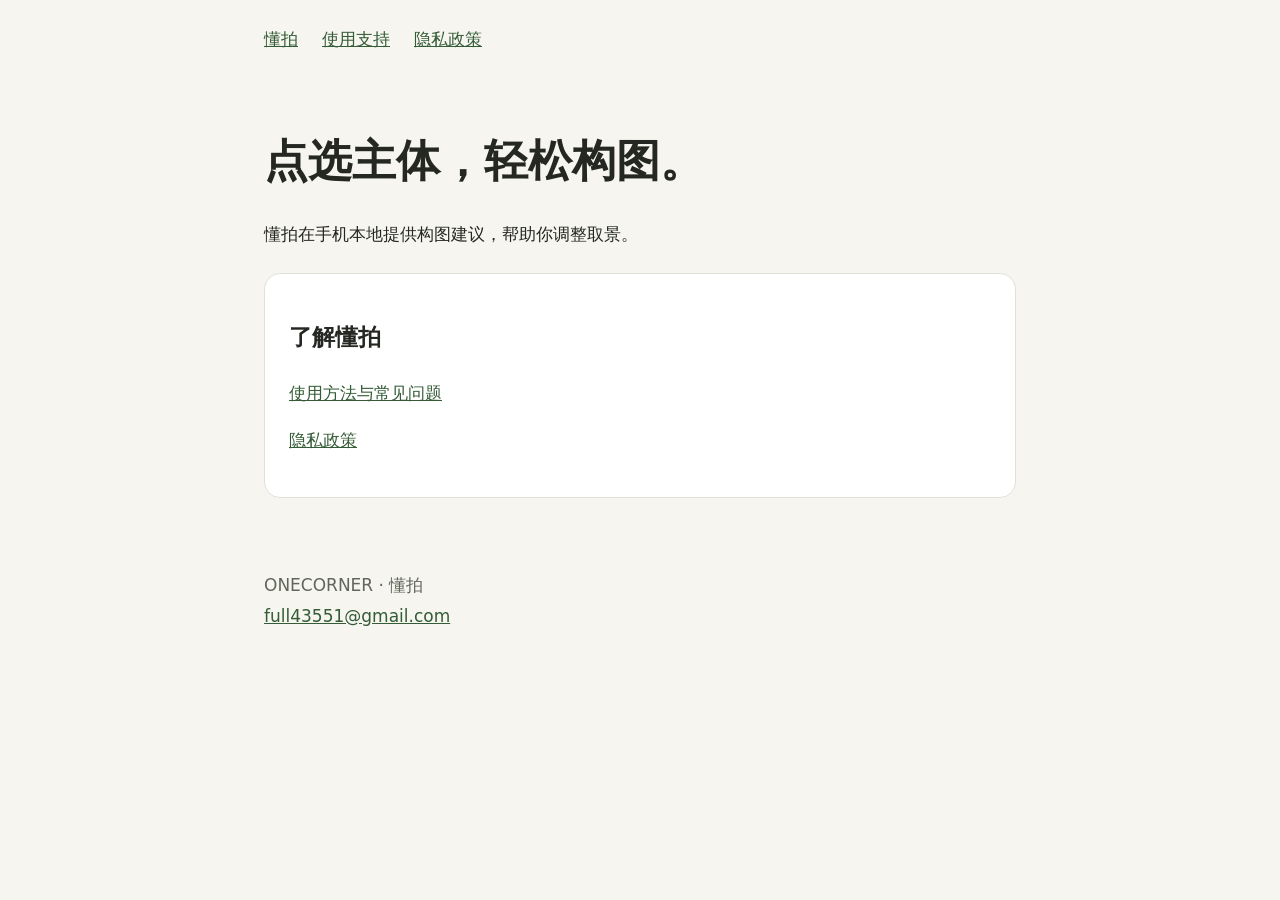
<file: index.html>
<!doctype html><html lang="zh-CN"><head><meta charset="utf-8"><meta name="viewport" content="width=device-width, initial-scale=1"><title>懂拍 · ONECORNER</title><link rel="stylesheet" href="style.css"></head><body><header><nav aria-label="主要导航"><a href="index.html">懂拍</a><a href="support.html">使用支持</a><a href="privacy.html">隐私政策</a></nav></header><main><h1>点选主体，轻松构图。</h1><p>懂拍在手机本地提供构图建议，帮助你调整取景。</p><section><h2>了解懂拍</h2><p><a href="support.html">使用方法与常见问题</a></p><p><a href="privacy.html">隐私政策</a></p></section></main><footer>ONECORNER · 懂拍<br><a href="mailto:full43551@gmail.com">full43551@gmail.com</a></footer></body></html>
</file>
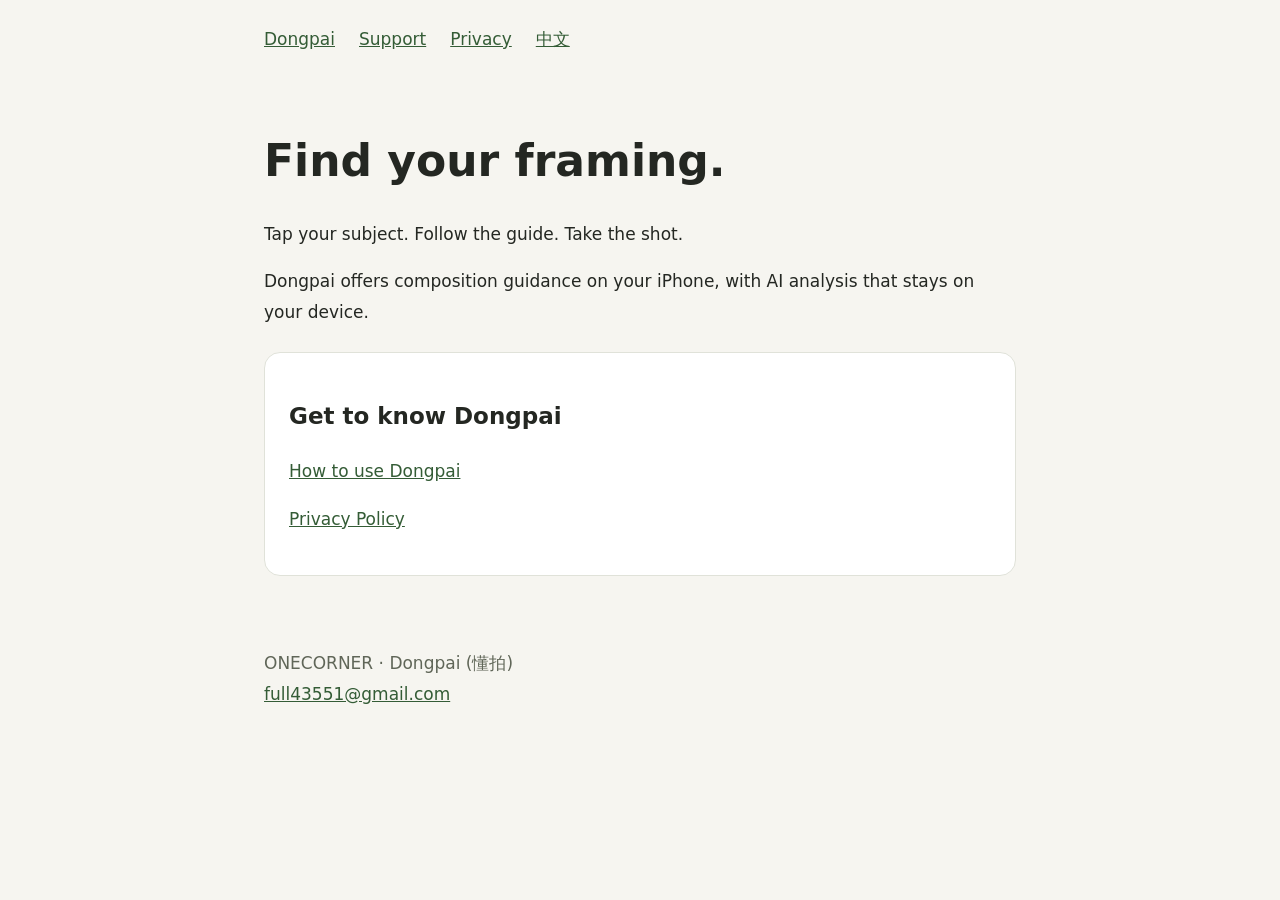
<file: en/index.html>
<!doctype html>
<html lang="en"><head><meta charset="utf-8"><meta name="viewport" content="width=device-width, initial-scale=1"><title>Dongpai · ONECORNER</title><link rel="stylesheet" href="../style.css"></head>
<body><header><nav aria-label="Main navigation"><a href="index.html">Dongpai</a><a href="support.html">Support</a><a href="privacy.html">Privacy</a><a href="../index.html" lang="zh-CN">中文</a></nav></header>
<main><h1>Find your framing.</h1><p>Tap your subject. Follow the guide. Take the shot.</p><p>Dongpai offers composition guidance on your iPhone, with AI analysis that stays on your device.</p><section><h2>Get to know Dongpai</h2><p><a href="support.html">How to use Dongpai</a></p><p><a href="privacy.html">Privacy Policy</a></p></section></main>
<footer>ONECORNER · Dongpai (懂拍)<br><a href="mailto:full43551@gmail.com">full43551@gmail.com</a></footer></body></html>
</file>
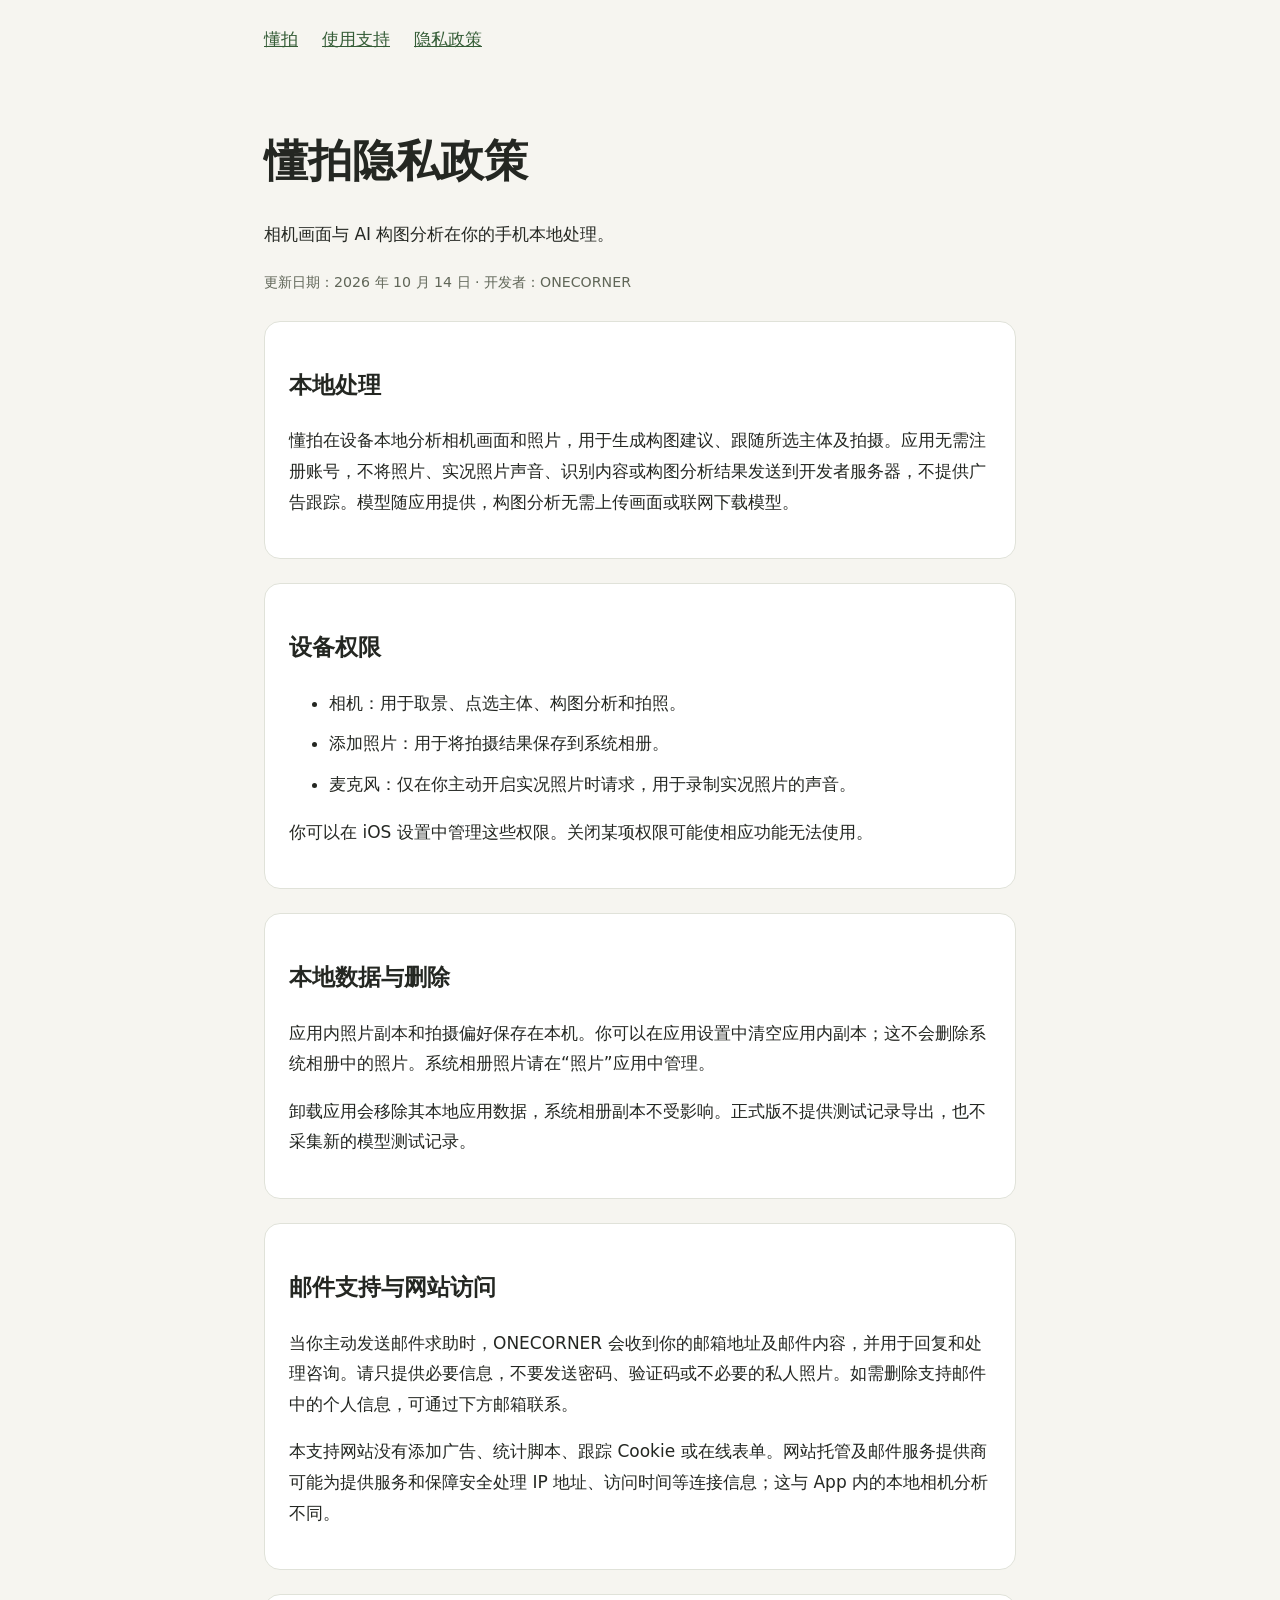
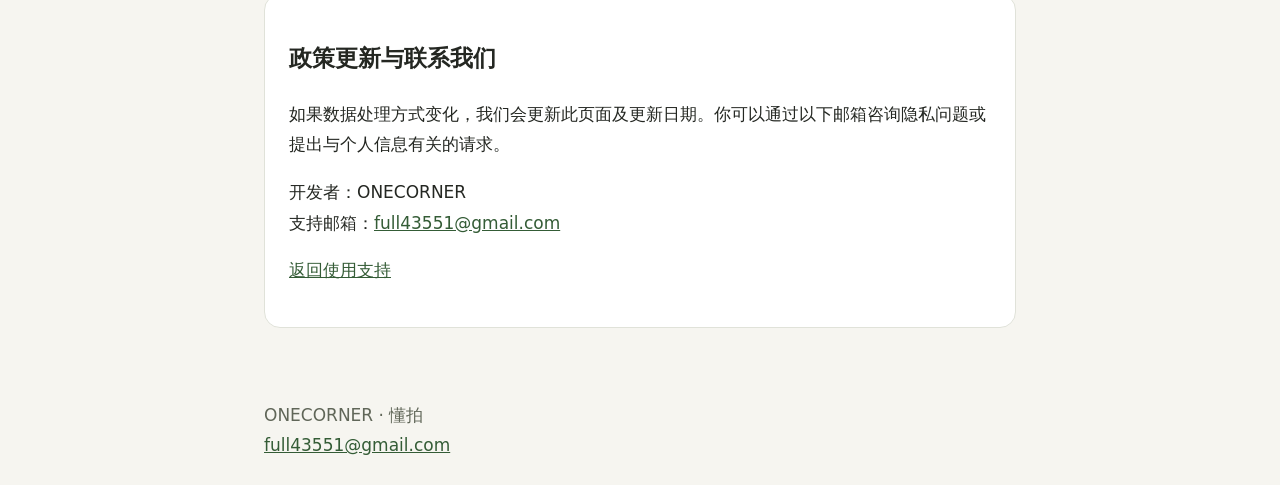
<file: privacy.html>
<!doctype html><html lang="zh-CN"><head><meta charset="utf-8"><meta name="viewport" content="width=device-width, initial-scale=1"><title>懂拍隐私政策</title><link rel="stylesheet" href="style.css"></head><body><header><nav aria-label="主要导航"><a href="index.html">懂拍</a><a href="support.html">使用支持</a><a href="privacy.html">隐私政策</a></nav></header><main><h1>懂拍隐私政策</h1><p>相机画面与 AI 构图分析在你的手机本地处理。</p><p><small>更新日期：2026 年 10 月 14 日 · 开发者：ONECORNER</small></p><section><h2>本地处理</h2><p>懂拍在设备本地分析相机画面和照片，用于生成构图建议、跟随所选主体及拍摄。应用无需注册账号，不将照片、实况照片声音、识别内容或构图分析结果发送到开发者服务器，不提供广告跟踪。模型随应用提供，构图分析无需上传画面或联网下载模型。</p></section><section><h2>设备权限</h2><ul><li>相机：用于取景、点选主体、构图分析和拍照。</li><li>添加照片：用于将拍摄结果保存到系统相册。</li><li>麦克风：仅在你主动开启实况照片时请求，用于录制实况照片的声音。</li></ul><p>你可以在 iOS 设置中管理这些权限。关闭某项权限可能使相应功能无法使用。</p></section><section><h2>本地数据与删除</h2><p>应用内照片副本和拍摄偏好保存在本机。你可以在应用设置中清空应用内副本；这不会删除系统相册中的照片。系统相册照片请在“照片”应用中管理。</p><p>卸载应用会移除其本地应用数据，系统相册副本不受影响。正式版不提供测试记录导出，也不采集新的模型测试记录。</p></section><section><h2>邮件支持与网站访问</h2><p>当你主动发送邮件求助时，ONECORNER 会收到你的邮箱地址及邮件内容，并用于回复和处理咨询。请只提供必要信息，不要发送密码、验证码或不必要的私人照片。如需删除支持邮件中的个人信息，可通过下方邮箱联系。</p><p>本支持网站没有添加广告、统计脚本、跟踪 Cookie 或在线表单。网站托管及邮件服务提供商可能为提供服务和保障安全处理 IP 地址、访问时间等连接信息；这与 App 内的本地相机分析不同。</p></section><section><h2>政策更新与联系我们</h2><p>如果数据处理方式变化，我们会更新此页面及更新日期。你可以通过以下邮箱咨询隐私问题或提出与个人信息有关的请求。</p><p>开发者：ONECORNER<br>支持邮箱：<a href="mailto:full43551@gmail.com">full43551@gmail.com</a></p><p><a href="support.html">返回使用支持</a></p></section></main><footer>ONECORNER · 懂拍<br><a href="mailto:full43551@gmail.com">full43551@gmail.com</a></footer></body></html>
</file>
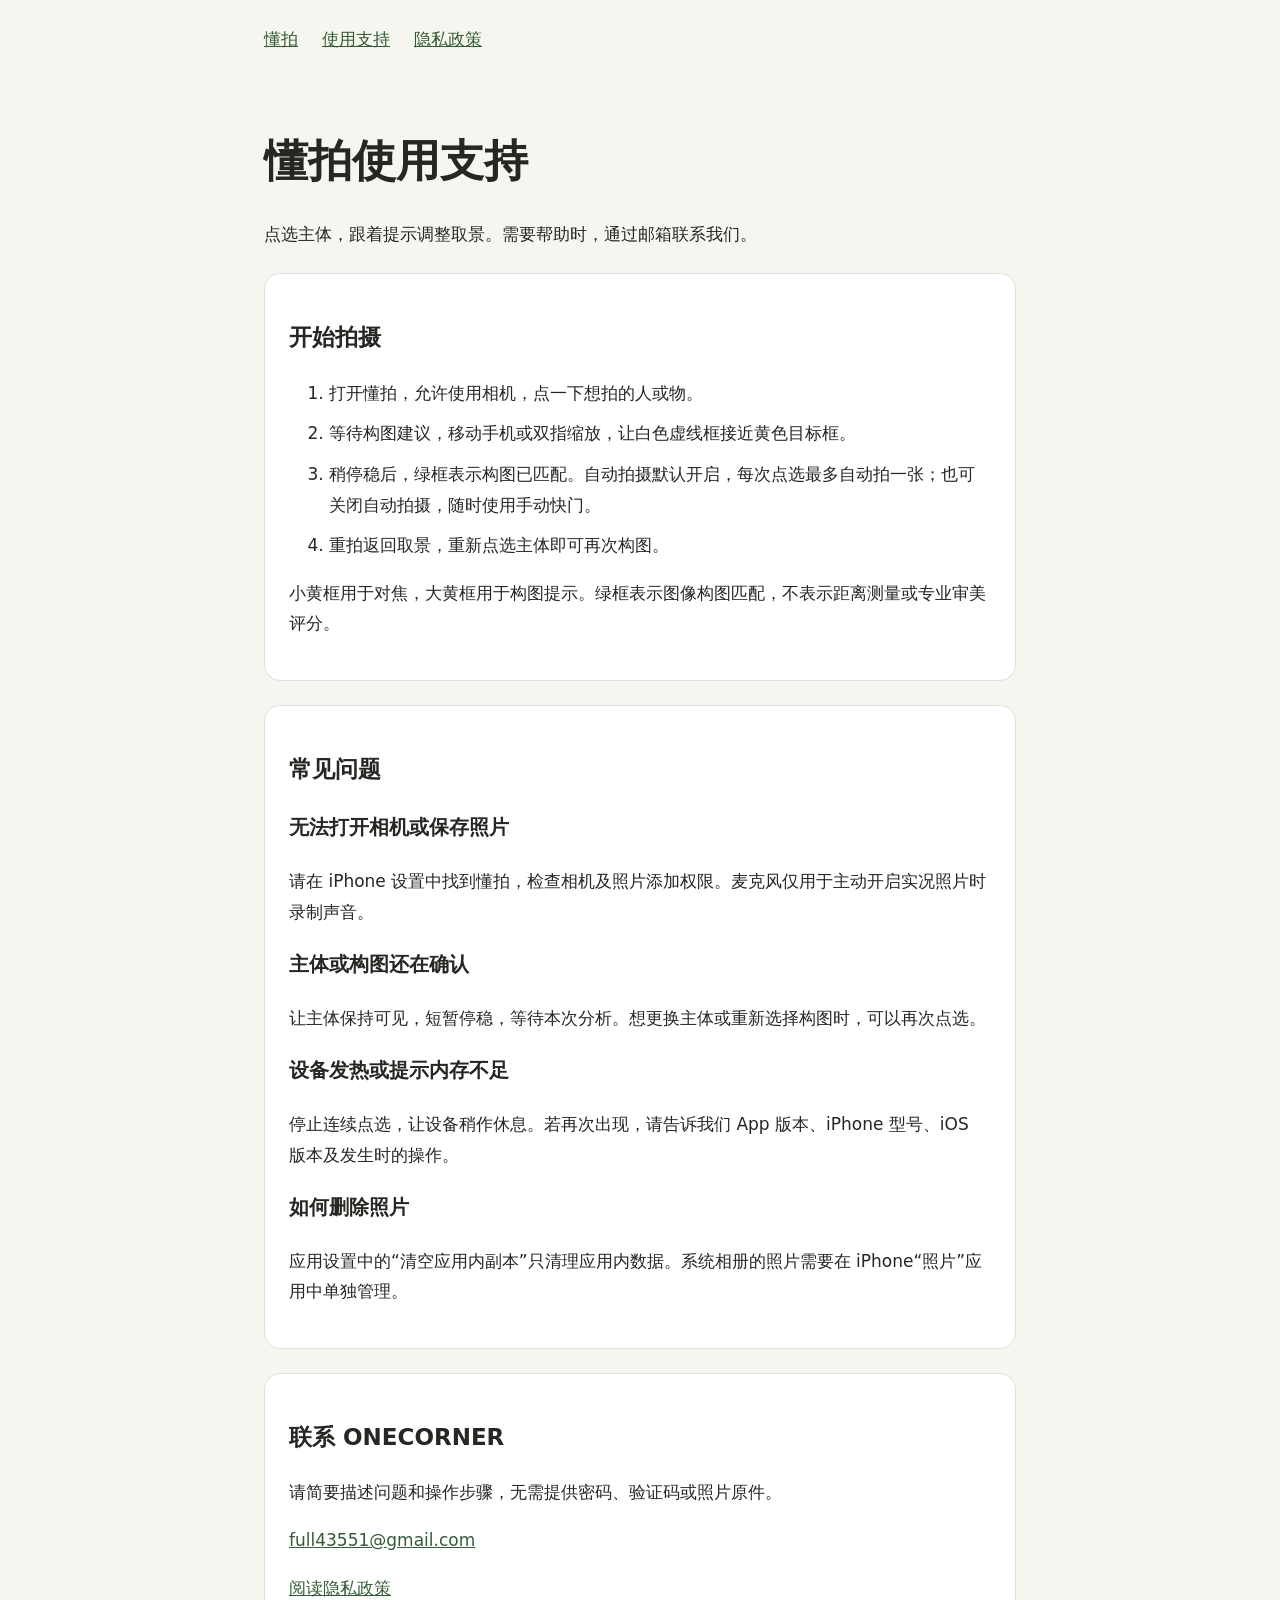
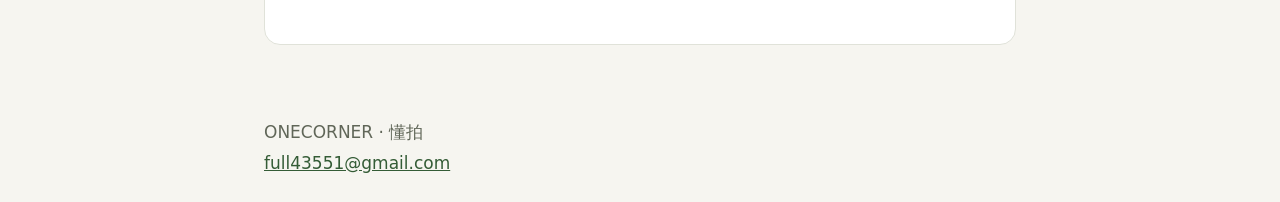
<file: support.html>
<!doctype html><html lang="zh-CN"><head><meta charset="utf-8"><meta name="viewport" content="width=device-width, initial-scale=1"><title>懂拍使用支持</title><link rel="stylesheet" href="style.css"></head><body><header><nav aria-label="主要导航"><a href="index.html">懂拍</a><a href="support.html">使用支持</a><a href="privacy.html">隐私政策</a></nav></header><main><h1>懂拍使用支持</h1><p>点选主体，跟着提示调整取景。需要帮助时，通过邮箱联系我们。</p><section><h2>开始拍摄</h2><ol><li>打开懂拍，允许使用相机，点一下想拍的人或物。</li><li>等待构图建议，移动手机或双指缩放，让白色虚线框接近黄色目标框。</li><li>稍停稳后，绿框表示构图已匹配。自动拍摄默认开启，每次点选最多自动拍一张；也可关闭自动拍摄，随时使用手动快门。</li><li>重拍返回取景，重新点选主体即可再次构图。</li></ol><p>小黄框用于对焦，大黄框用于构图提示。绿框表示图像构图匹配，不表示距离测量或专业审美评分。</p></section><section><h2>常见问题</h2><h3>无法打开相机或保存照片</h3><p>请在 iPhone 设置中找到懂拍，检查相机及照片添加权限。麦克风仅用于主动开启实况照片时录制声音。</p><h3>主体或构图还在确认</h3><p>让主体保持可见，短暂停稳，等待本次分析。想更换主体或重新选择构图时，可以再次点选。</p><h3>设备发热或提示内存不足</h3><p>停止连续点选，让设备稍作休息。若再次出现，请告诉我们 App 版本、iPhone 型号、iOS 版本及发生时的操作。</p><h3>如何删除照片</h3><p>应用设置中的“清空应用内副本”只清理应用内数据。系统相册的照片需要在 iPhone“照片”应用中单独管理。</p></section><section><h2>联系 ONECORNER</h2><p>请简要描述问题和操作步骤，无需提供密码、验证码或照片原件。</p><p><a href="mailto:full43551@gmail.com">full43551@gmail.com</a></p><p><a href="privacy.html">阅读隐私政策</a></p></section></main><footer>ONECORNER · 懂拍<br><a href="mailto:full43551@gmail.com">full43551@gmail.com</a></footer></body></html>
</file>
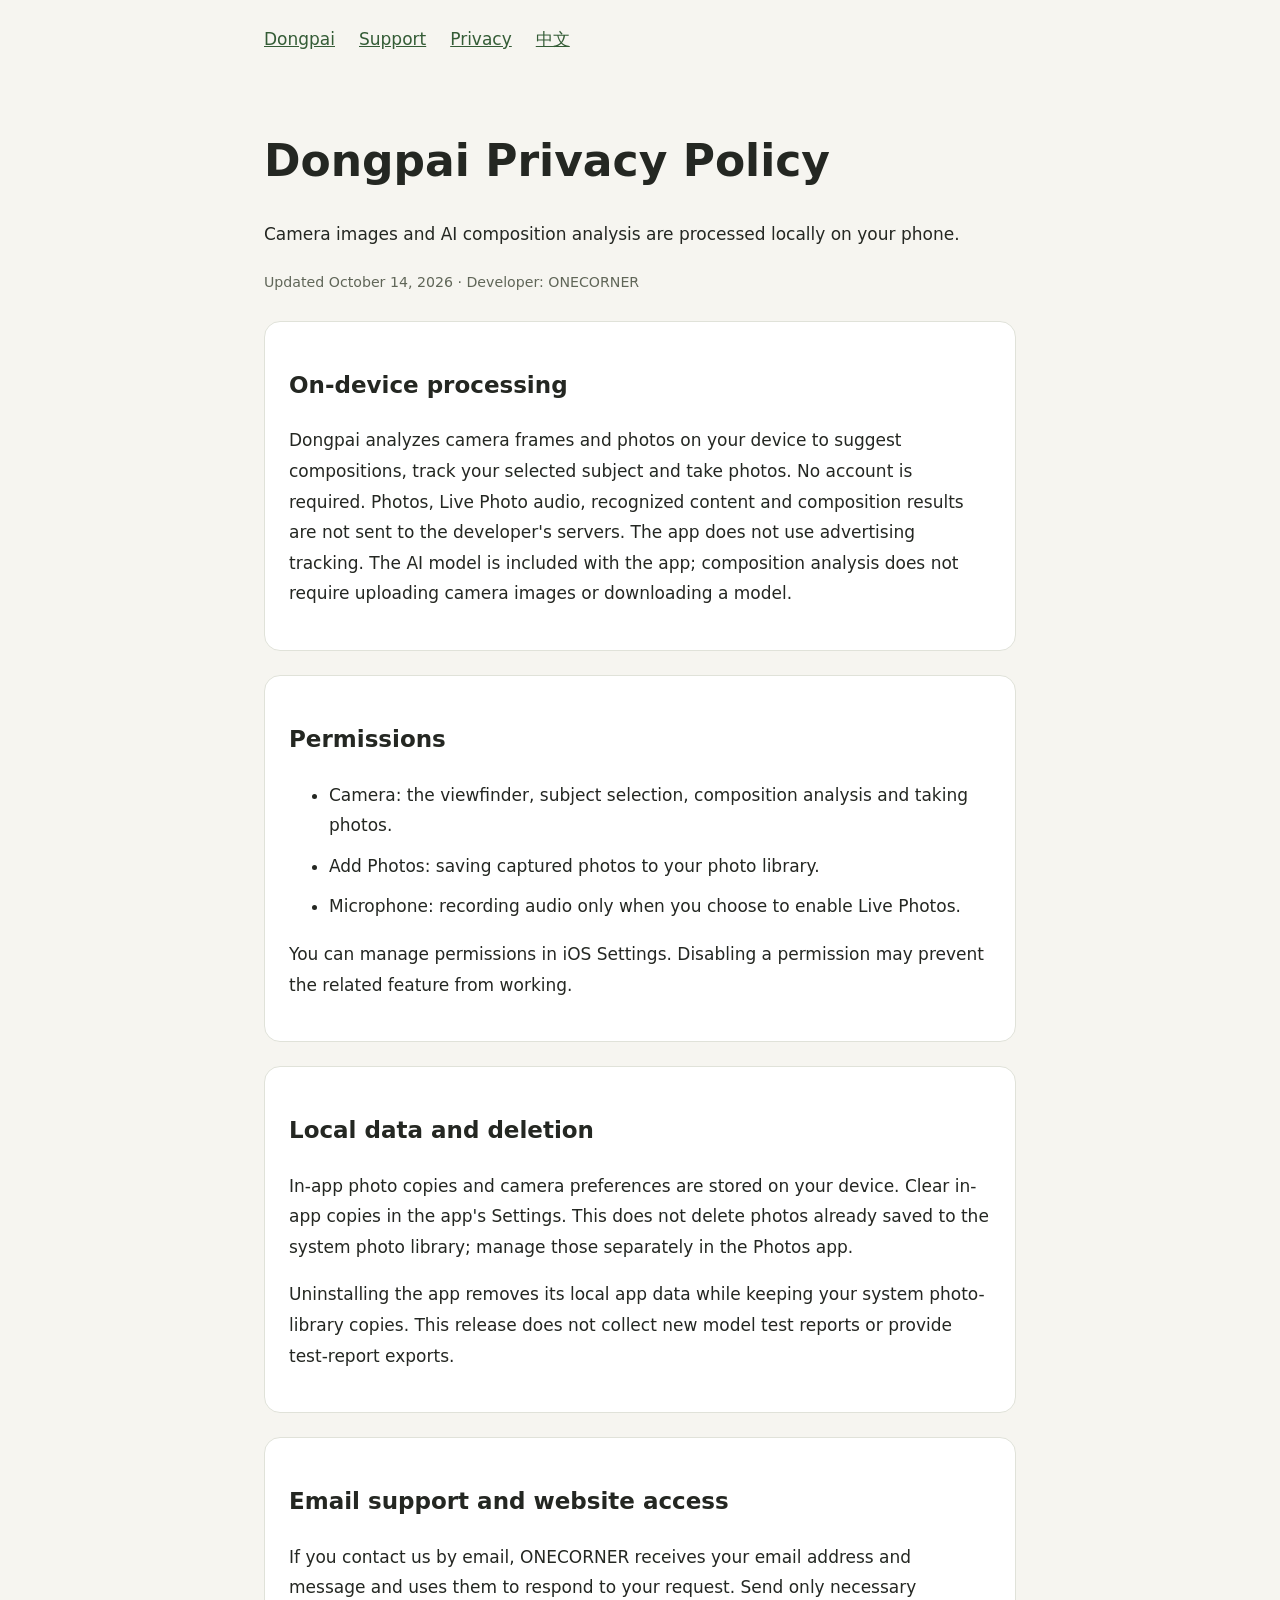
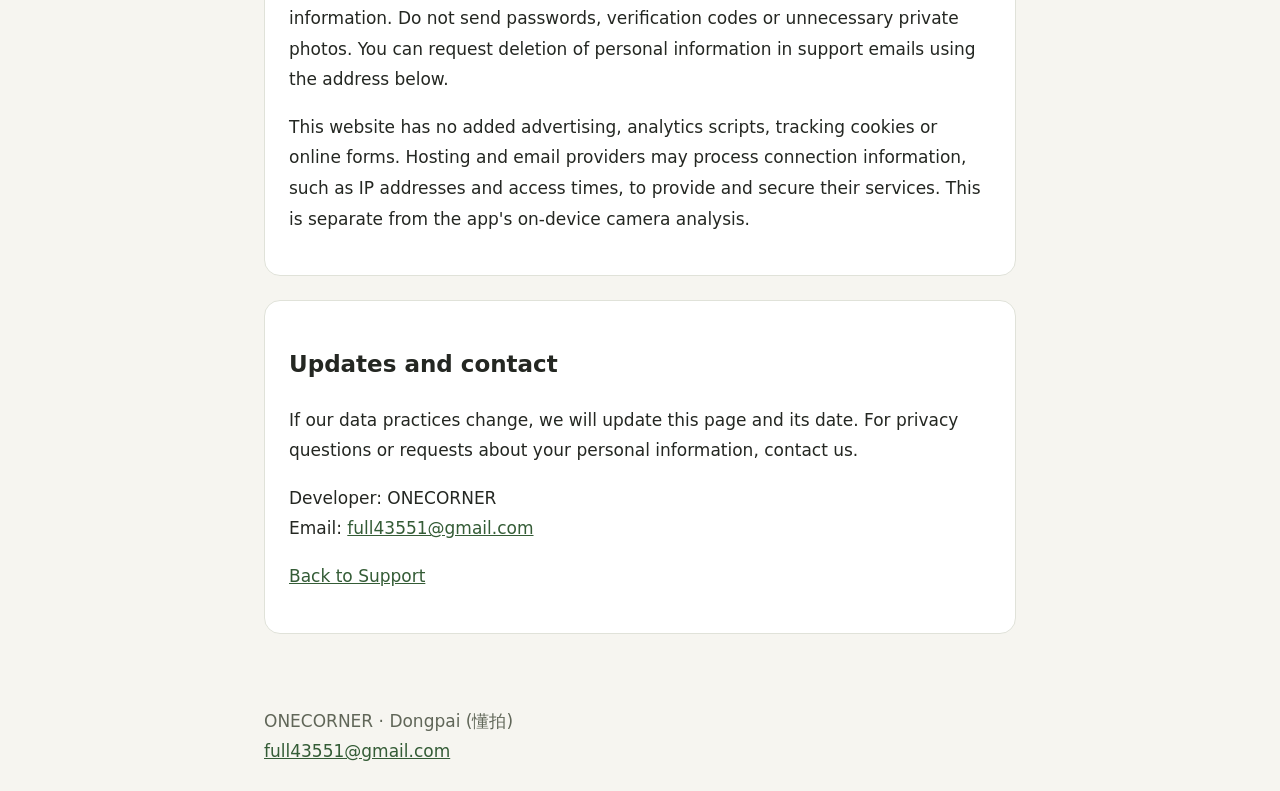
<file: en/privacy.html>
<!doctype html>
<html lang="en"><head><meta charset="utf-8"><meta name="viewport" content="width=device-width, initial-scale=1"><title>Dongpai Privacy Policy</title><link rel="stylesheet" href="../style.css"></head>
<body><header><nav aria-label="Main navigation"><a href="index.html">Dongpai</a><a href="support.html">Support</a><a href="privacy.html">Privacy</a><a href="../privacy.html" lang="zh-CN">中文</a></nav></header>
<main><h1>Dongpai Privacy Policy</h1><p>Camera images and AI composition analysis are processed locally on your phone.</p><p><small>Updated October 14, 2026 · Developer: ONECORNER</small></p>
<section><h2>On-device processing</h2><p>Dongpai analyzes camera frames and photos on your device to suggest compositions, track your selected subject and take photos. No account is required. Photos, Live Photo audio, recognized content and composition results are not sent to the developer's servers. The app does not use advertising tracking. The AI model is included with the app; composition analysis does not require uploading camera images or downloading a model.</p></section>
<section><h2>Permissions</h2><ul><li>Camera: the viewfinder, subject selection, composition analysis and taking photos.</li><li>Add Photos: saving captured photos to your photo library.</li><li>Microphone: recording audio only when you choose to enable Live Photos.</li></ul><p>You can manage permissions in iOS Settings. Disabling a permission may prevent the related feature from working.</p></section>
<section><h2>Local data and deletion</h2><p>In-app photo copies and camera preferences are stored on your device. Clear in-app copies in the app's Settings. This does not delete photos already saved to the system photo library; manage those separately in the Photos app.</p><p>Uninstalling the app removes its local app data while keeping your system photo-library copies. This release does not collect new model test reports or provide test-report exports.</p></section>
<section><h2>Email support and website access</h2><p>If you contact us by email, ONECORNER receives your email address and message and uses them to respond to your request. Send only necessary information. Do not send passwords, verification codes or unnecessary private photos. You can request deletion of personal information in support emails using the address below.</p><p>This website has no added advertising, analytics scripts, tracking cookies or online forms. Hosting and email providers may process connection information, such as IP addresses and access times, to provide and secure their services. This is separate from the app's on-device camera analysis.</p></section>
<section><h2>Updates and contact</h2><p>If our data practices change, we will update this page and its date. For privacy questions or requests about your personal information, contact us.</p><p>Developer: ONECORNER<br>Email: <a href="mailto:full43551@gmail.com">full43551@gmail.com</a></p><p><a href="support.html">Back to Support</a></p></section></main>
<footer>ONECORNER · Dongpai (懂拍)<br><a href="mailto:full43551@gmail.com">full43551@gmail.com</a></footer></body></html>
</file>
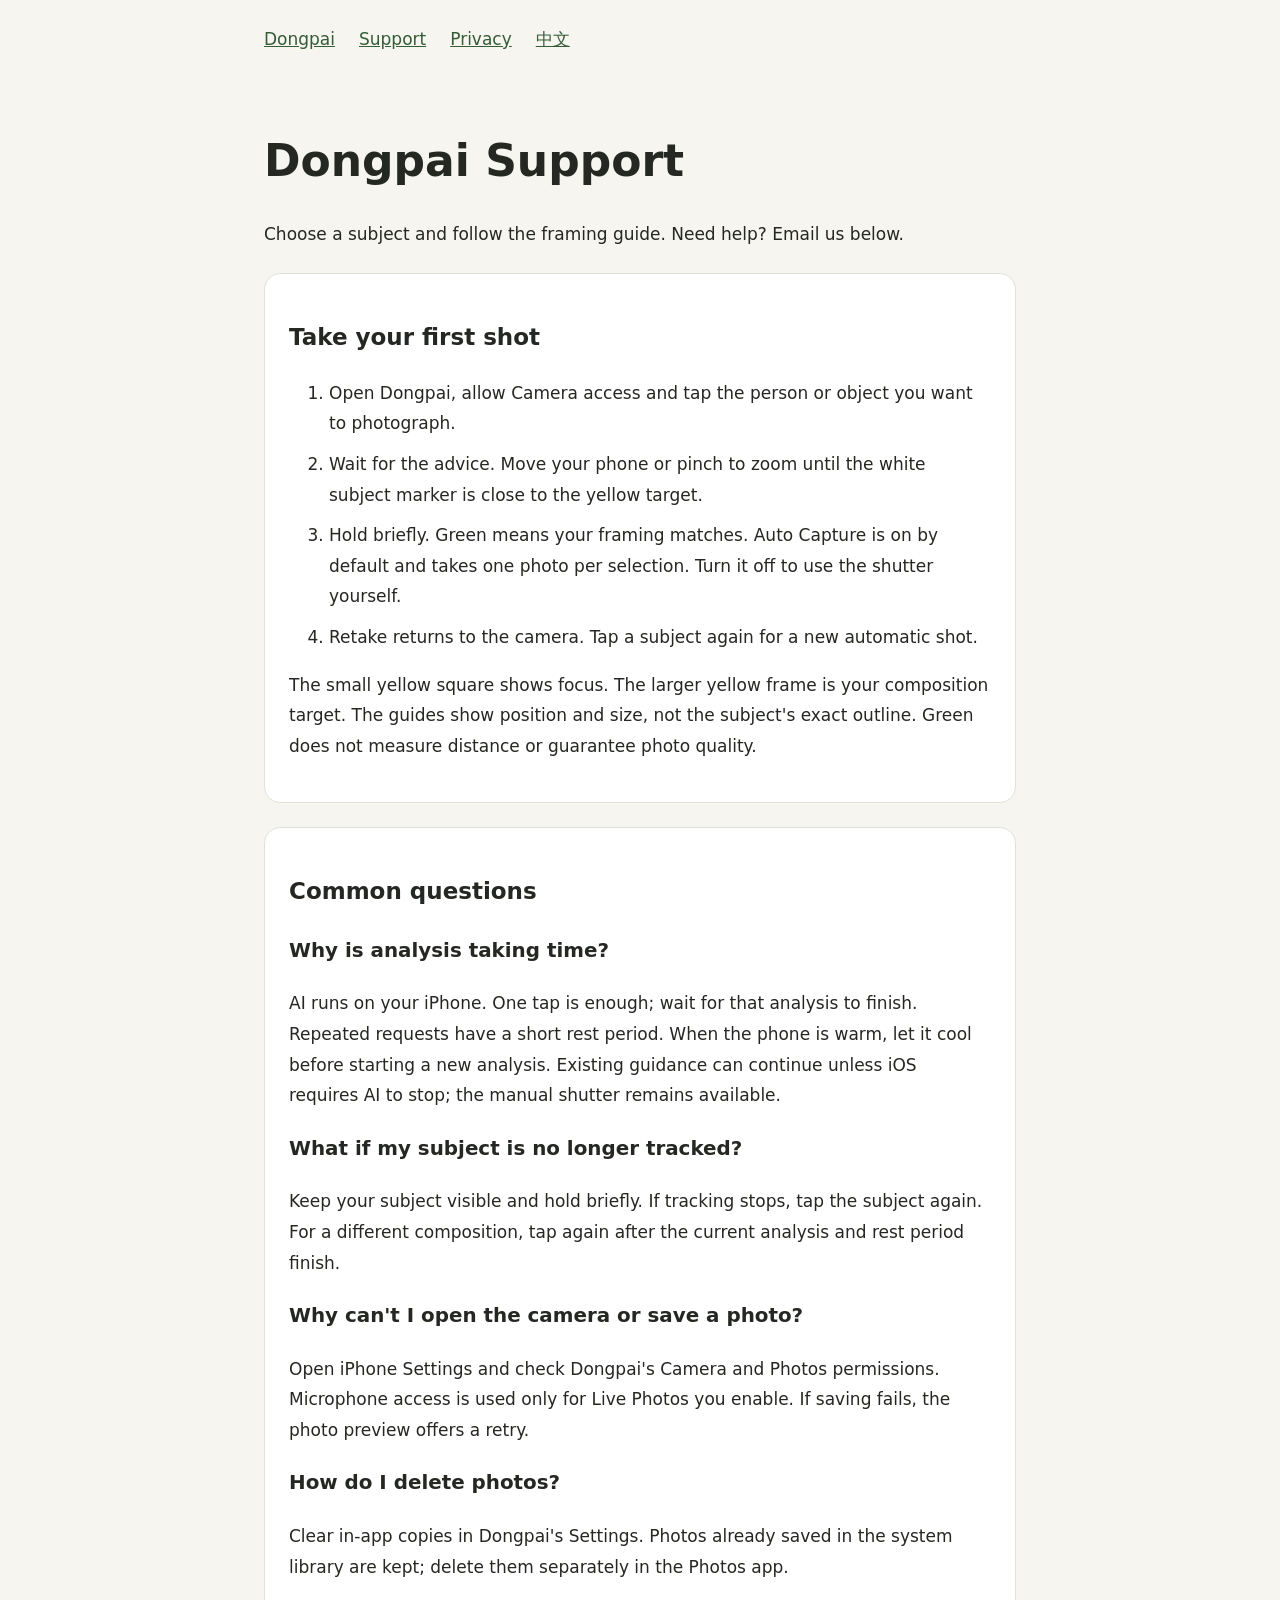
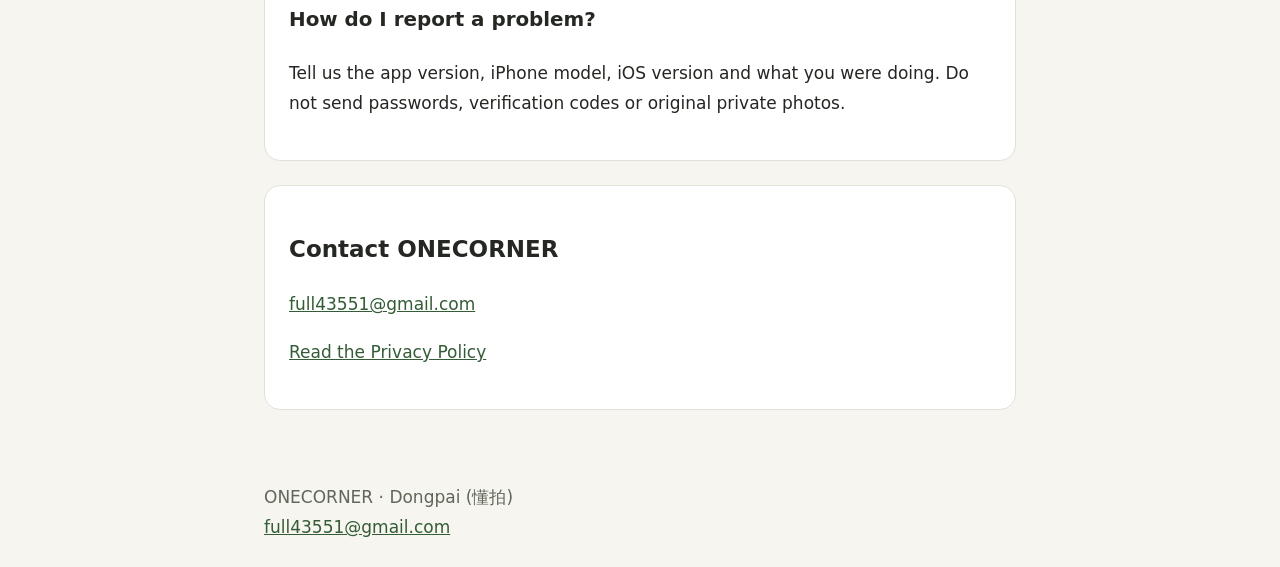
<file: en/support.html>
<!doctype html>
<html lang="en"><head><meta charset="utf-8"><meta name="viewport" content="width=device-width, initial-scale=1"><title>Dongpai Support</title><link rel="stylesheet" href="../style.css"></head>
<body><header><nav aria-label="Main navigation"><a href="index.html">Dongpai</a><a href="support.html">Support</a><a href="privacy.html">Privacy</a><a href="../support.html" lang="zh-CN">中文</a></nav></header>
<main><h1>Dongpai Support</h1><p>Choose a subject and follow the framing guide. Need help? Email us below.</p>
<section><h2>Take your first shot</h2><ol><li>Open Dongpai, allow Camera access and tap the person or object you want to photograph.</li><li>Wait for the advice. Move your phone or pinch to zoom until the white subject marker is close to the yellow target.</li><li>Hold briefly. Green means your framing matches. Auto Capture is on by default and takes one photo per selection. Turn it off to use the shutter yourself.</li><li>Retake returns to the camera. Tap a subject again for a new automatic shot.</li></ol><p>The small yellow square shows focus. The larger yellow frame is your composition target. The guides show position and size, not the subject's exact outline. Green does not measure distance or guarantee photo quality.</p></section>
<section><h2>Common questions</h2><h3>Why is analysis taking time?</h3><p>AI runs on your iPhone. One tap is enough; wait for that analysis to finish. Repeated requests have a short rest period. When the phone is warm, let it cool before starting a new analysis. Existing guidance can continue unless iOS requires AI to stop; the manual shutter remains available.</p><h3>What if my subject is no longer tracked?</h3><p>Keep your subject visible and hold briefly. If tracking stops, tap the subject again. For a different composition, tap again after the current analysis and rest period finish.</p><h3>Why can't I open the camera or save a photo?</h3><p>Open iPhone Settings and check Dongpai's Camera and Photos permissions. Microphone access is used only for Live Photos you enable. If saving fails, the photo preview offers a retry.</p><h3>How do I delete photos?</h3><p>Clear in-app copies in Dongpai's Settings. Photos already saved in the system library are kept; delete them separately in the Photos app.</p><h3>How do I report a problem?</h3><p>Tell us the app version, iPhone model, iOS version and what you were doing. Do not send passwords, verification codes or original private photos.</p></section>
<section><h2>Contact ONECORNER</h2><p><a href="mailto:full43551@gmail.com">full43551@gmail.com</a></p><p><a href="privacy.html">Read the Privacy Policy</a></p></section></main>
<footer>ONECORNER · Dongpai (懂拍)<br><a href="mailto:full43551@gmail.com">full43551@gmail.com</a></footer></body></html>
</file>
<file: style.css>
body{margin:0;background:#f6f5f0;color:#242722;font:17px/1.8 system-ui,sans-serif}header,main,footer{max-width:800px;margin:auto;padding:24px}nav{display:flex;gap:24px}a{color:#345c36;overflow-wrap:anywhere}a:focus-visible{outline:3px solid #926f1a}h1{font-size:clamp(30px,6vw,44px);line-height:1.3}h2{font-size:23px}section{background:white;border:1px solid #e0e2d9;border-radius:16px;padding:24px;margin:24px 0}li{margin:10px 0}footer,small{color:#606658}*{box-sizing:border-box}@media(max-width:480px){header,main,footer,section{padding:18px}}
</file>
